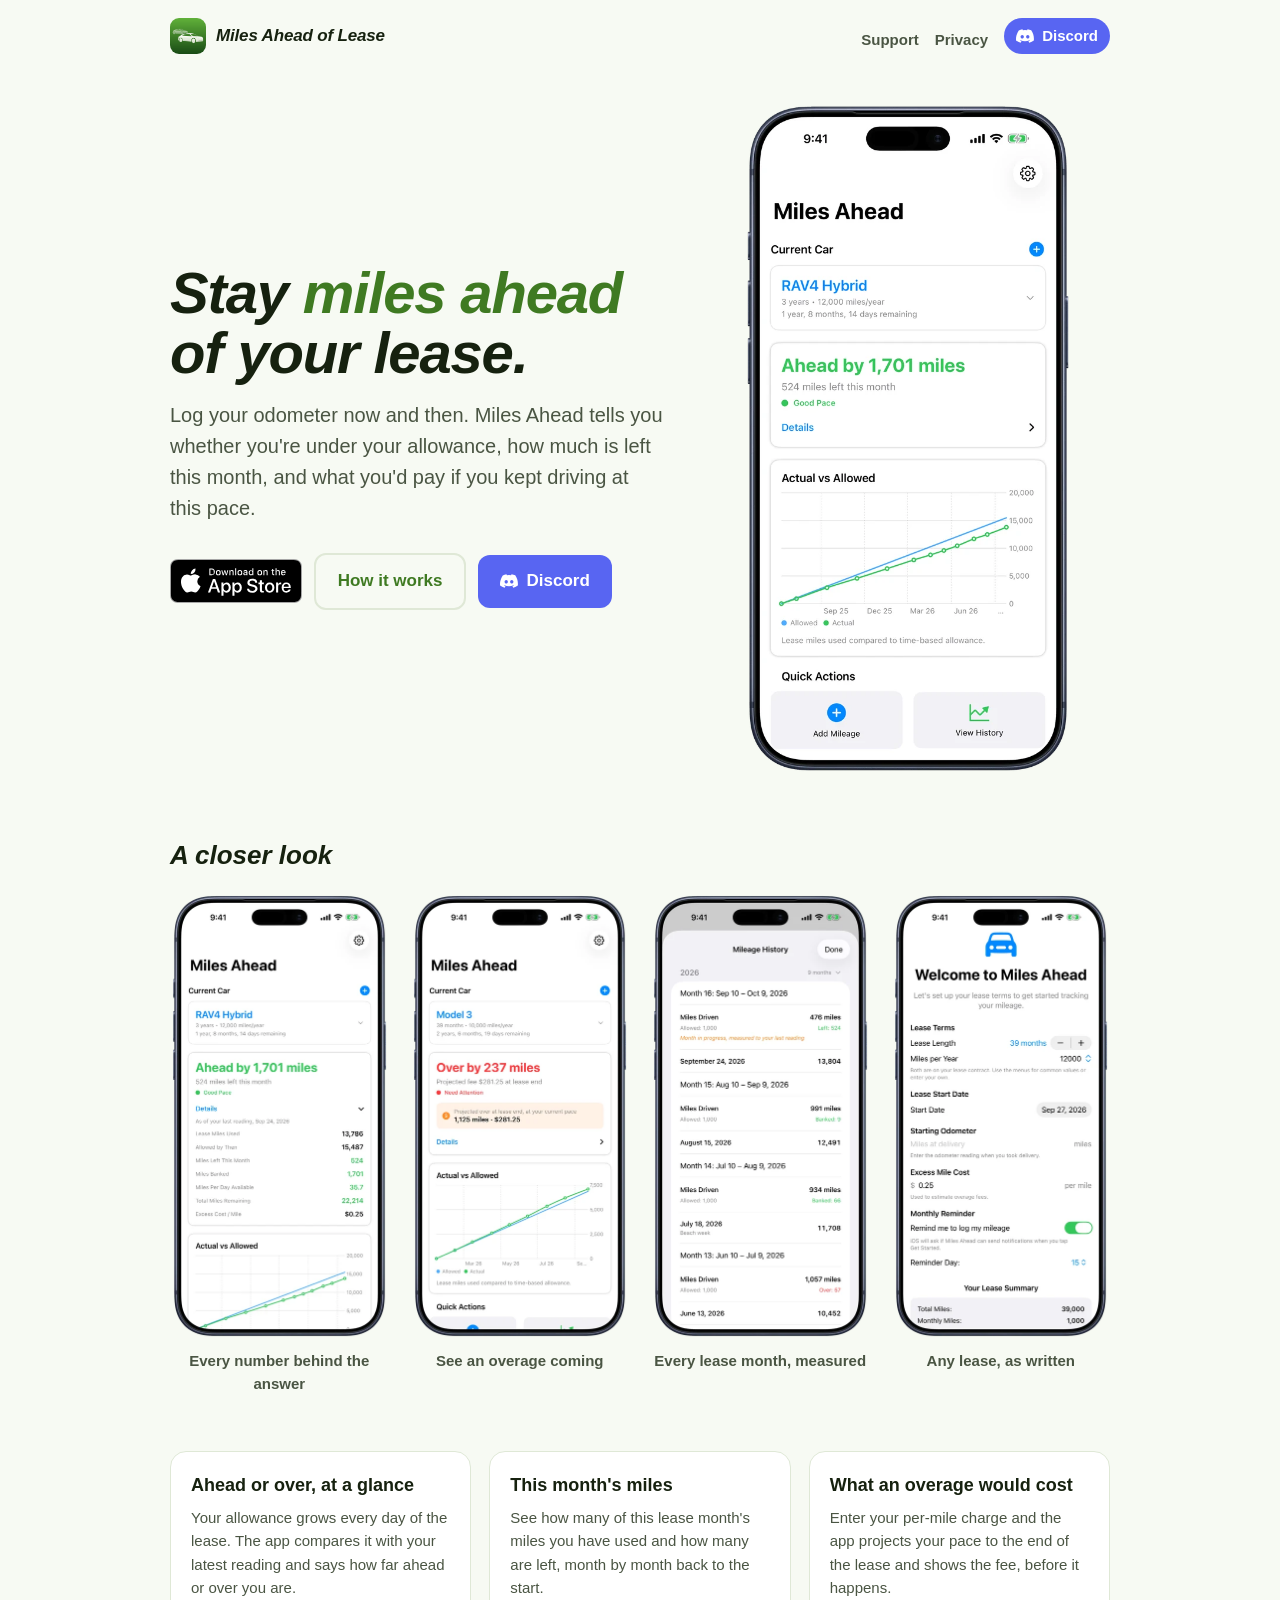
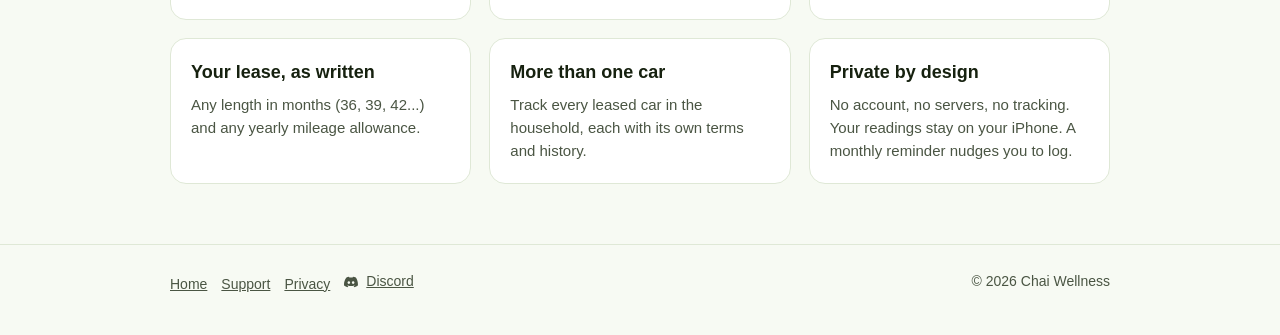
<file: index.html>
<!doctype html>
<html lang="en">
<head>
<meta charset="utf-8">
<meta name="viewport" content="width=device-width, initial-scale=1">
<title>Miles Ahead of Lease: lease mileage tracker for iPhone</title>
<meta name="description" content="Log your odometer now and then and see whether you are ahead of your lease allowance, what is left this month, and what an overage would cost.">
<meta name="color-scheme" content="light dark">
<meta name="theme-color" content="#66ad3f">
<link rel="canonical" href="https://milesaheadoflease.com/">
<meta property="og:type" content="website">
<meta property="og:title" content="Miles Ahead of Lease: lease mileage tracker for iPhone">
<meta property="og:description" content="Log your odometer now and then and see whether you are ahead of your lease allowance, what is left this month, and what an overage would cost.">
<meta property="og:url" content="https://milesaheadoflease.com/">
<meta property="og:image" content="https://milesaheadoflease.com/og-image.png">
<meta property="og:image:width" content="1200">
<meta property="og:image:height" content="630">
<meta name="twitter:card" content="summary_large_image">
<link rel="icon" type="image/png" href="favicon.png">
<link rel="apple-touch-icon" href="apple-touch-icon.png">
<link rel="stylesheet" href="style.css?v=5">
</head>
<body>
<header class="bar"><div class="wrap">
  <a class="brand" href="./"><img src="img/icon.png?v=2" alt="" width="36" height="36"><span>Miles Ahead of Lease</span></a>
  <nav><a href="support.html">Support</a><a href="privacy.html">Privacy</a><a class="discord nav-discord" data-discord href="#"><svg viewBox="0 0 24 24" aria-hidden="true" fill="currentColor"><path d="M20.3 4.4A19.8 19.8 0 0 0 15.4 3l-.6 1.3a18.4 18.4 0 0 0-5.6 0L8.6 3a19.7 19.7 0 0 0-4.9 1.5C.6 9.1-.3 13.6.1 18.1a19.9 19.9 0 0 0 6 3l1.3-2.1a12.9 12.9 0 0 1-2-1l.5-.4a14.2 14.2 0 0 0 12.2 0l.5.4a12.9 12.9 0 0 1-2.1 1l1.3 2.1a19.8 19.8 0 0 0 6-3c.5-5.2-.8-9.7-3.5-13.7ZM8.3 15.3c-1.2 0-2.2-1.1-2.2-2.4s1-2.4 2.2-2.4 2.2 1.1 2.2 2.4-1 2.4-2.2 2.4Zm7.4 0c-1.2 0-2.2-1.1-2.2-2.4s1-2.4 2.2-2.4 2.2 1.1 2.2 2.4-1 2.4-2.2 2.4Z"/></svg>Discord</a></nav>
</div></header>

<main class="wrap">
<section class="hero">
  <div>
    <h1>Stay <span>miles ahead</span> of your lease.</h1>
    <p class="lede">Log your odometer now and then. Miles Ahead tells you whether you're under your allowance, how much is left this month, and what you'd pay if you kept driving at this pace.</p>
    <div class="cta">
      <a class="store-badge" data-store-live hidden href="#" aria-label="Download Miles Ahead of Lease on the App Store"><picture><source srcset="img/app-store-badge-white.svg" media="(prefers-color-scheme: dark)"><img src="img/app-store-badge-black.svg" alt="Download on the App Store" width="132" height="44"></picture></a>
      <a class="button ghost" href="support.html">How it works</a>
      <a class="button discord-button discord" data-discord href="#"><svg viewBox="0 0 24 24" aria-hidden="true" fill="currentColor"><path d="M20.3 4.4A19.8 19.8 0 0 0 15.4 3l-.6 1.3a18.4 18.4 0 0 0-5.6 0L8.6 3a19.7 19.7 0 0 0-4.9 1.5C.6 9.1-.3 13.6.1 18.1a19.9 19.9 0 0 0 6 3l1.3-2.1a12.9 12.9 0 0 1-2-1l.5-.4a14.2 14.2 0 0 0 12.2 0l.5.4a12.9 12.9 0 0 1-2.1 1l1.3 2.1a19.8 19.8 0 0 0 6-3c.5-5.2-.8-9.7-3.5-13.7ZM8.3 15.3c-1.2 0-2.2-1.1-2.2-2.4s1-2.4 2.2-2.4 2.2 1.1 2.2 2.4-1 2.4-2.2 2.4Zm7.4 0c-1.2 0-2.2-1.1-2.2-2.4s1-2.4 2.2-2.4 2.2 1.1 2.2 2.4-1 2.4-2.2 2.4Z"/></svg>Discord</a>
    </div>
    <p class="note" data-store-soon>Coming soon to the App Store for iPhone and iPad.</p>
  </div>
  <div class="phone">
    <picture>
      <source srcset="img/iphone-dashboard-dark.webp" media="(prefers-color-scheme: dark)">
      <img src="img/iphone-dashboard.webp" alt="The dashboard: ahead by 1,701 miles, 524 miles left this month, and a chart of actual against allowed miles" width="560" height="1143">
    </picture>
  </div>
</section>


<section class="gallery" aria-label="Screens from the app">
  <h2>A closer look</h2>
  <div class="shots">
    <figure><img src="img/iphone-02-details.webp" alt="Details: lease miles used, allowed so far, miles left this month, miles banked, miles per day and miles remaining" width="440" height="897" loading="lazy"><figcaption>Every number behind the answer</figcaption></figure>
    <figure><img src="img/iphone-03-overage.webp" alt="A second car over pace, with a projected fee at lease end" width="440" height="897" loading="lazy"><figcaption>See an overage coming</figcaption></figure>
    <figure><img src="img/iphone-04-history.webp" alt="History: each lease month with miles driven against the month's allowance" width="440" height="897" loading="lazy"><figcaption>Every lease month, measured</figcaption></figure>
    <figure><img src="img/iphone-05-onboarding.webp" alt="Setup: a 39-month lease and the yearly mileage allowance" width="440" height="897" loading="lazy"><figcaption>Any lease, as written</figcaption></figure>
  </div>
</section>

<section class="features">
  <div class="card"><h3>Ahead or over, at a glance</h3><p>Your allowance grows every day of the lease. The app compares it with your latest reading and says how far ahead or over you are.</p></div>
  <div class="card"><h3>This month's miles</h3><p>See how many of this lease month's miles you have used and how many are left, month by month back to the start.</p></div>
  <div class="card"><h3>What an overage would cost</h3><p>Enter your per-mile charge and the app projects your pace to the end of the lease and shows the fee, before it happens.</p></div>
  <div class="card"><h3>Your lease, as written</h3><p>Any length in months (36, 39, 42...) and any yearly mileage allowance.</p></div>
  <div class="card"><h3>More than one car</h3><p>Track every leased car in the household, each with its own terms and history.</p></div>
  <div class="card"><h3>Private by design</h3><p>No account, no servers, no tracking. Your readings stay on your iPhone. A monthly reminder nudges you to log.</p></div>
</section>
</main>
<footer><div class="wrap">
  <div><a href="./">Home</a><a href="support.html">Support</a><a href="privacy.html">Privacy</a><a class="discord" data-discord href="#"><svg viewBox="0 0 24 24" aria-hidden="true" fill="currentColor"><path d="M20.3 4.4A19.8 19.8 0 0 0 15.4 3l-.6 1.3a18.4 18.4 0 0 0-5.6 0L8.6 3a19.7 19.7 0 0 0-4.9 1.5C.6 9.1-.3 13.6.1 18.1a19.9 19.9 0 0 0 6 3l1.3-2.1a12.9 12.9 0 0 1-2-1l.5-.4a14.2 14.2 0 0 0 12.2 0l.5.4a12.9 12.9 0 0 1-2.1 1l1.3 2.1a19.8 19.8 0 0 0 6-3c.5-5.2-.8-9.7-3.5-13.7ZM8.3 15.3c-1.2 0-2.2-1.1-2.2-2.4s1-2.4 2.2-2.4 2.2 1.1 2.2 2.4-1 2.4-2.2 2.4Zm7.4 0c-1.2 0-2.2-1.1-2.2-2.4s1-2.4 2.2-2.4 2.2 1.1 2.2 2.4-1 2.4-2.2 2.4Z"/></svg>Discord</a></div>
  <div>&copy; 2026 Chai Wellness</div>
</div></footer>
<script src="site.js?v=3" defer></script>
<script src="store.js?v=1" defer></script>
</body>
</html>
</file>
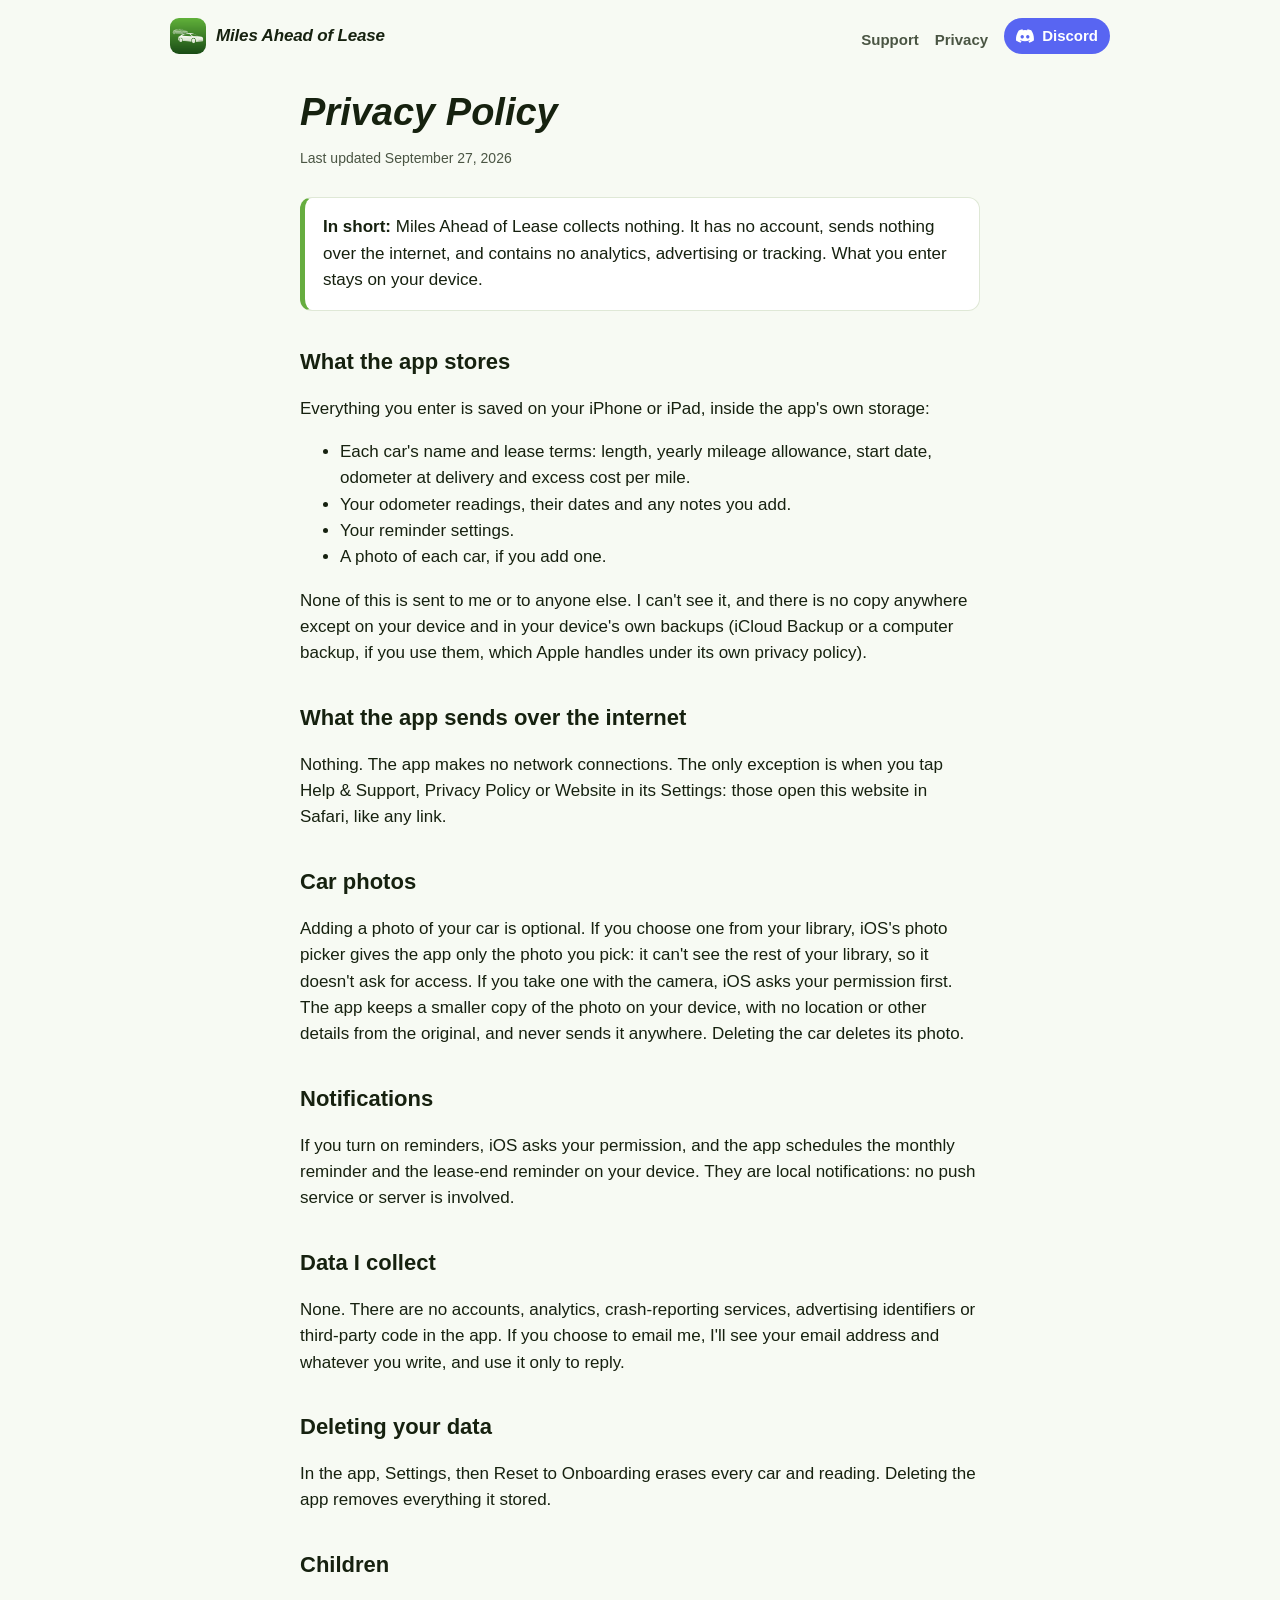
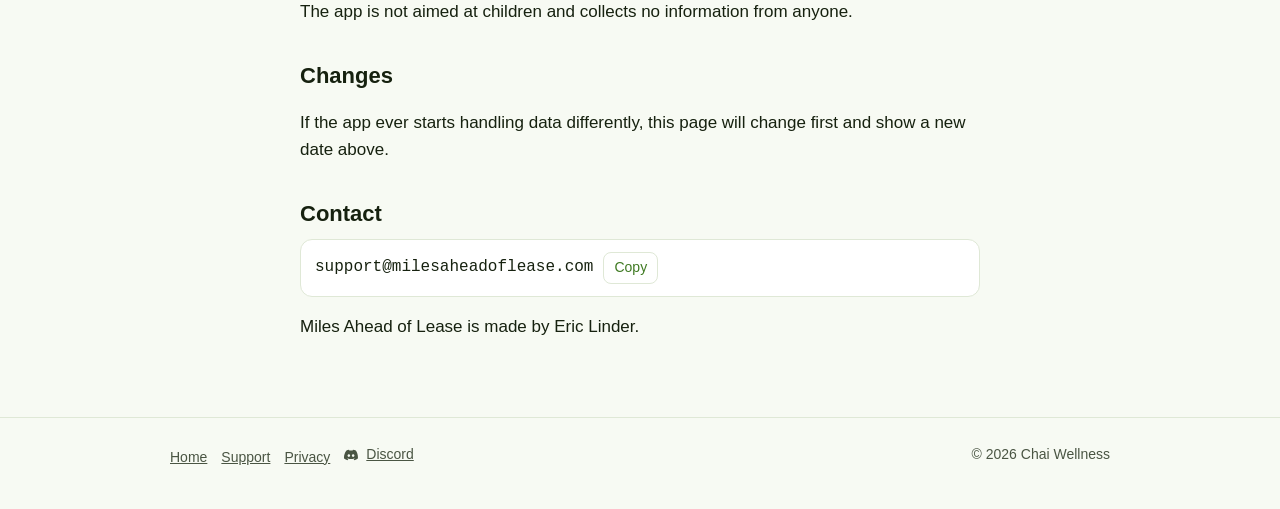
<file: privacy.html>
<!doctype html>
<html lang="en">
<head>
<meta charset="utf-8">
<meta name="viewport" content="width=device-width, initial-scale=1">
<title>Privacy Policy: Miles Ahead of Lease</title>
<meta name="description" content="Miles Ahead of Lease collects no data. Your cars and odometer readings stay on your device.">
<meta name="color-scheme" content="light dark">
<meta name="theme-color" content="#66ad3f">
<link rel="canonical" href="https://milesaheadoflease.com/privacy.html">
<meta property="og:type" content="website">
<meta property="og:title" content="Privacy Policy: Miles Ahead of Lease">
<meta property="og:description" content="Miles Ahead of Lease collects no data. Your cars and odometer readings stay on your device.">
<meta property="og:url" content="https://milesaheadoflease.com/privacy.html">
<meta property="og:image" content="https://milesaheadoflease.com/og-image.png">
<meta property="og:image:width" content="1200">
<meta property="og:image:height" content="630">
<meta name="twitter:card" content="summary_large_image">
<link rel="icon" type="image/png" href="favicon.png">
<link rel="apple-touch-icon" href="apple-touch-icon.png">
<link rel="stylesheet" href="style.css?v=3">
</head>
<body>
<header class="bar"><div class="wrap">
  <a class="brand" href="./"><img src="img/icon.png?v=2" alt="" width="36" height="36"><span>Miles Ahead of Lease</span></a>
  <nav><a href="support.html">Support</a><a href="privacy.html">Privacy</a><a class="discord nav-discord" data-discord href="#"><svg viewBox="0 0 24 24" aria-hidden="true" fill="currentColor"><path d="M20.3 4.4A19.8 19.8 0 0 0 15.4 3l-.6 1.3a18.4 18.4 0 0 0-5.6 0L8.6 3a19.7 19.7 0 0 0-4.9 1.5C.6 9.1-.3 13.6.1 18.1a19.9 19.9 0 0 0 6 3l1.3-2.1a12.9 12.9 0 0 1-2-1l.5-.4a14.2 14.2 0 0 0 12.2 0l.5.4a12.9 12.9 0 0 1-2.1 1l1.3 2.1a19.8 19.8 0 0 0 6-3c.5-5.2-.8-9.7-3.5-13.7ZM8.3 15.3c-1.2 0-2.2-1.1-2.2-2.4s1-2.4 2.2-2.4 2.2 1.1 2.2 2.4-1 2.4-2.2 2.4Zm7.4 0c-1.2 0-2.2-1.1-2.2-2.4s1-2.4 2.2-2.4 2.2 1.1 2.2 2.4-1 2.4-2.2 2.4Z"/></svg>Discord</a></nav>
</div></header>

<main class="doc">
<h1>Privacy Policy</h1>
<p class="updated">Last updated September 27, 2026</p>

<div class="summary"><strong>In short:</strong> Miles Ahead of Lease collects nothing. It has no account, sends nothing over the internet, and contains no analytics, advertising or tracking. What you enter stays on your device.</div>

<h2>What the app stores</h2>
<p>Everything you enter is saved on your iPhone or iPad, inside the app's own storage:</p>
<ul>
  <li>Each car's name and lease terms: length, yearly mileage allowance, start date, odometer at delivery and excess cost per mile.</li>
  <li>Your odometer readings, their dates and any notes you add.</li>
  <li>Your reminder settings.</li>
  <li>A photo of each car, if you add one.</li>
</ul>
<p>None of this is sent to me or to anyone else. I can't see it, and there is no copy anywhere except on your device and in your device's own backups (iCloud Backup or a computer backup, if you use them, which Apple handles under its own privacy policy).</p>

<h2>What the app sends over the internet</h2>
<p>Nothing. The app makes no network connections. The only exception is when you tap Help &amp; Support, Privacy Policy or Website in its Settings: those open this website in Safari, like any link.</p>

<h2>Car photos</h2>
<p>Adding a photo of your car is optional. If you choose one from your library, iOS's photo picker gives the app only the photo you pick: it can't see the rest of your library, so it doesn't ask for access. If you take one with the camera, iOS asks your permission first. The app keeps a smaller copy of the photo on your device, with no location or other details from the original, and never sends it anywhere. Deleting the car deletes its photo.</p>

<h2>Notifications</h2>
<p>If you turn on reminders, iOS asks your permission, and the app schedules the monthly reminder and the lease-end reminder on your device. They are local notifications: no push service or server is involved.</p>

<h2>Data I collect</h2>
<p>None. There are no accounts, analytics, crash-reporting services, advertising identifiers or third-party code in the app. If you choose to email me, I'll see your email address and whatever you write, and use it only to reply.</p>

<h2>Deleting your data</h2>
<p>In the app, Settings, then Reset to Onboarding erases every car and reading. Deleting the app removes everything it stored.</p>

<h2>Children</h2>
<p>The app is not aimed at children and collects no information from anyone.</p>

<h2>Changes</h2>
<p>If the app ever starts handling data differently, this page will change first and show a new date above.</p>

<h2>Contact</h2>
<div class="email-row" data-email hidden><code></code><button type="button">Copy</button></div>
<p>Miles Ahead of Lease is made by Eric Linder.</p>
</main>
<footer><div class="wrap">
  <div><a href="./">Home</a><a href="support.html">Support</a><a href="privacy.html">Privacy</a><a class="discord" data-discord href="#"><svg viewBox="0 0 24 24" aria-hidden="true" fill="currentColor"><path d="M20.3 4.4A19.8 19.8 0 0 0 15.4 3l-.6 1.3a18.4 18.4 0 0 0-5.6 0L8.6 3a19.7 19.7 0 0 0-4.9 1.5C.6 9.1-.3 13.6.1 18.1a19.9 19.9 0 0 0 6 3l1.3-2.1a12.9 12.9 0 0 1-2-1l.5-.4a14.2 14.2 0 0 0 12.2 0l.5.4a12.9 12.9 0 0 1-2.1 1l1.3 2.1a19.8 19.8 0 0 0 6-3c.5-5.2-.8-9.7-3.5-13.7ZM8.3 15.3c-1.2 0-2.2-1.1-2.2-2.4s1-2.4 2.2-2.4 2.2 1.1 2.2 2.4-1 2.4-2.2 2.4Zm7.4 0c-1.2 0-2.2-1.1-2.2-2.4s1-2.4 2.2-2.4 2.2 1.1 2.2 2.4-1 2.4-2.2 2.4Z"/></svg>Discord</a></div>
  <div>&copy; 2026 Chai Wellness</div>
</div></footer>
<script src="site.js?v=3" defer></script>
<script src="store.js?v=1" defer></script>
</body>
</html>
</file>
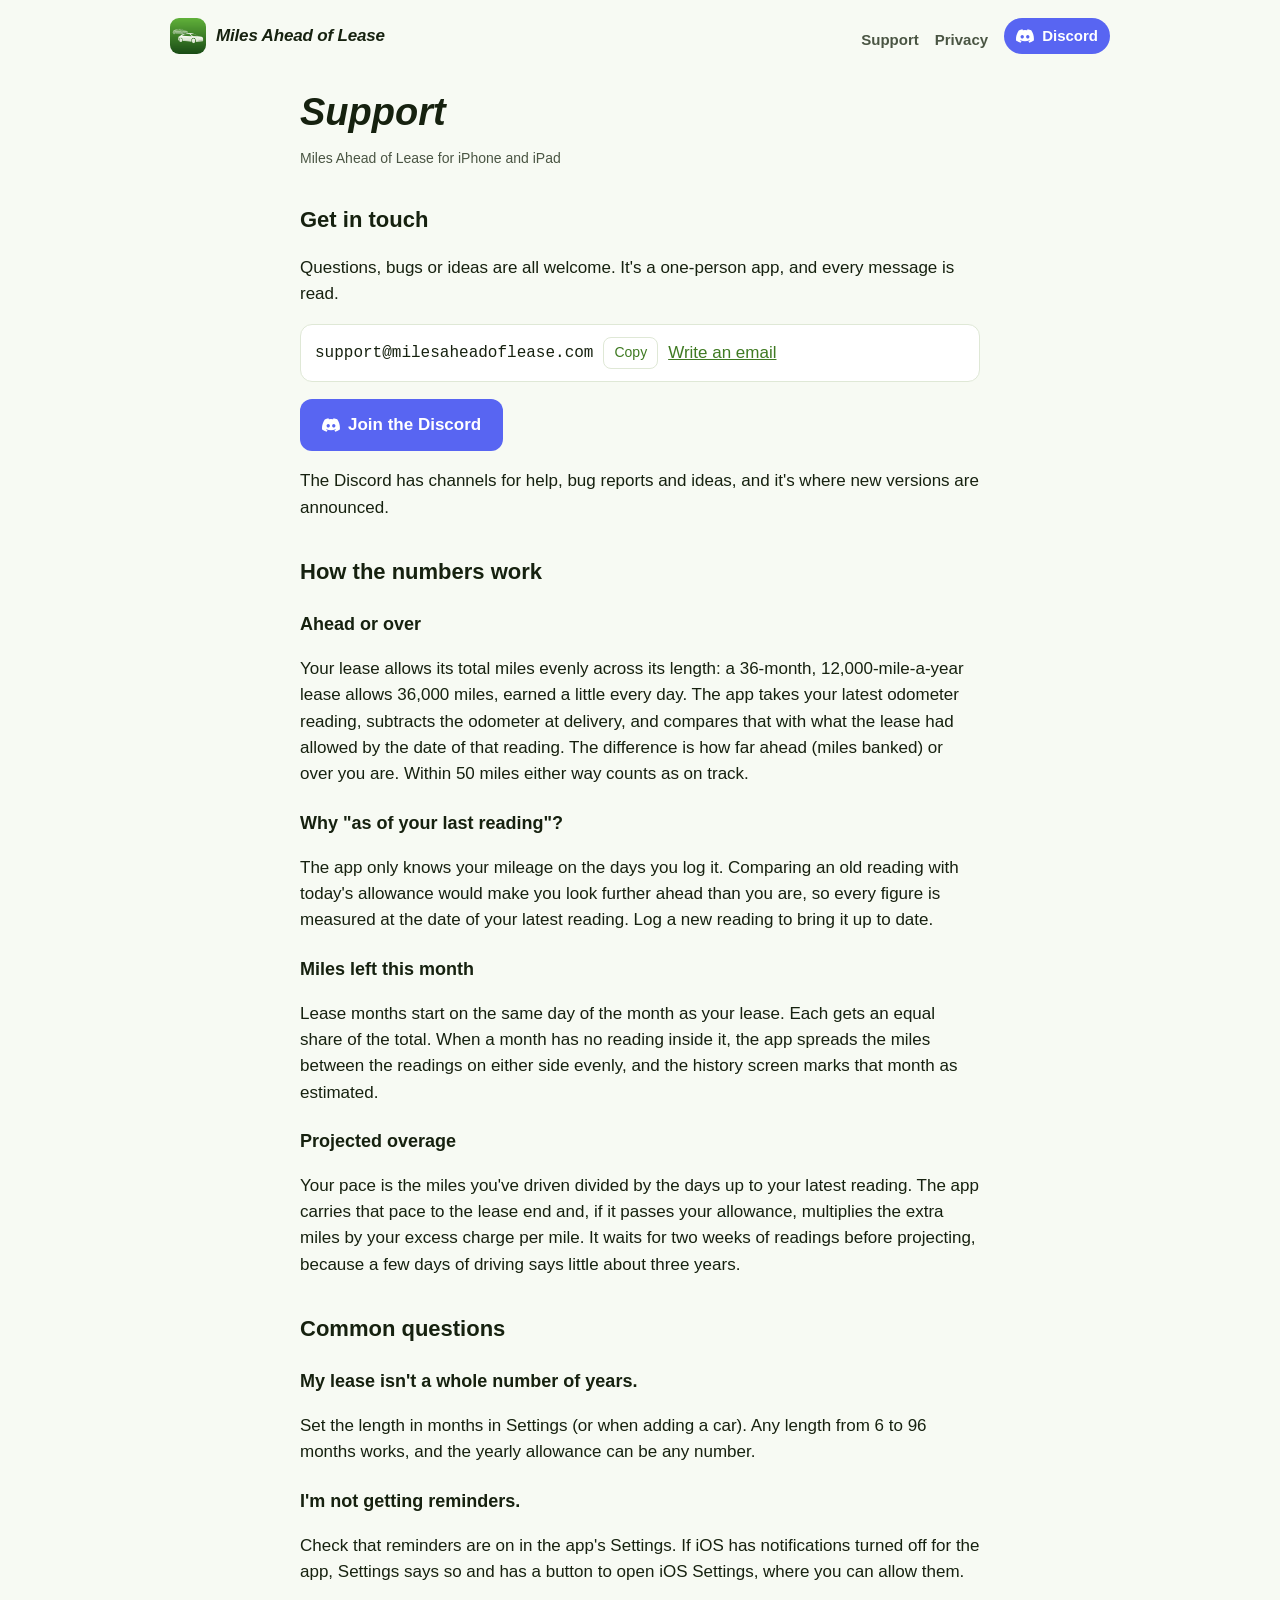
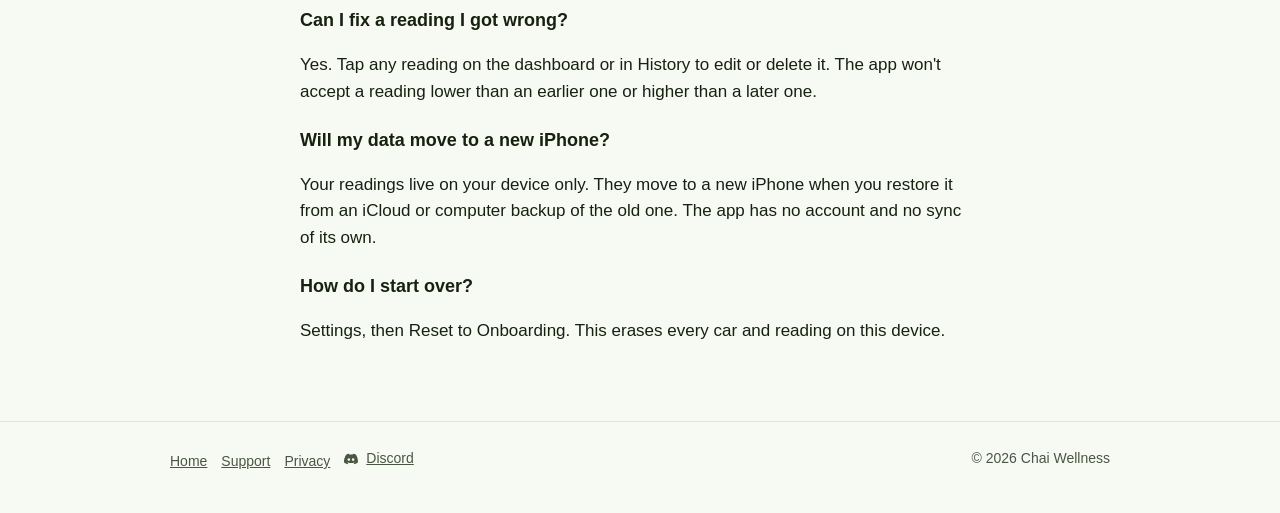
<file: support.html>
<!doctype html>
<html lang="en">
<head>
<meta charset="utf-8">
<meta name="viewport" content="width=device-width, initial-scale=1">
<title>Support: Miles Ahead of Lease</title>
<meta name="description" content="Help with Miles Ahead of Lease: how the numbers are worked out, reminders, and how to get in touch.">
<meta name="color-scheme" content="light dark">
<meta name="theme-color" content="#66ad3f">
<link rel="canonical" href="https://milesaheadoflease.com/support.html">
<meta property="og:type" content="website">
<meta property="og:title" content="Support: Miles Ahead of Lease">
<meta property="og:description" content="Help with Miles Ahead of Lease: how the numbers are worked out, reminders, and how to get in touch.">
<meta property="og:url" content="https://milesaheadoflease.com/support.html">
<meta property="og:image" content="https://milesaheadoflease.com/og-image.png">
<meta property="og:image:width" content="1200">
<meta property="og:image:height" content="630">
<meta name="twitter:card" content="summary_large_image">
<link rel="icon" type="image/png" href="favicon.png">
<link rel="apple-touch-icon" href="apple-touch-icon.png">
<link rel="stylesheet" href="style.css?v=3">
</head>
<body>
<header class="bar"><div class="wrap">
  <a class="brand" href="./"><img src="img/icon.png?v=2" alt="" width="36" height="36"><span>Miles Ahead of Lease</span></a>
  <nav><a href="support.html">Support</a><a href="privacy.html">Privacy</a><a class="discord nav-discord" data-discord href="#"><svg viewBox="0 0 24 24" aria-hidden="true" fill="currentColor"><path d="M20.3 4.4A19.8 19.8 0 0 0 15.4 3l-.6 1.3a18.4 18.4 0 0 0-5.6 0L8.6 3a19.7 19.7 0 0 0-4.9 1.5C.6 9.1-.3 13.6.1 18.1a19.9 19.9 0 0 0 6 3l1.3-2.1a12.9 12.9 0 0 1-2-1l.5-.4a14.2 14.2 0 0 0 12.2 0l.5.4a12.9 12.9 0 0 1-2.1 1l1.3 2.1a19.8 19.8 0 0 0 6-3c.5-5.2-.8-9.7-3.5-13.7ZM8.3 15.3c-1.2 0-2.2-1.1-2.2-2.4s1-2.4 2.2-2.4 2.2 1.1 2.2 2.4-1 2.4-2.2 2.4Zm7.4 0c-1.2 0-2.2-1.1-2.2-2.4s1-2.4 2.2-2.4 2.2 1.1 2.2 2.4-1 2.4-2.2 2.4Z"/></svg>Discord</a></nav>
</div></header>

<main class="doc">
<h1>Support</h1>
<p class="updated">Miles Ahead of Lease for iPhone and iPad</p>

<h2>Get in touch</h2>
<p>Questions, bugs or ideas are all welcome. It's a one-person app, and every message is read.</p>
<div class="email-row" data-email hidden><code></code><button type="button">Copy</button><a data-mailto href="#">Write an email</a></div>
<p><a class="button discord-button discord" data-discord href="#"><svg viewBox="0 0 24 24" aria-hidden="true" fill="currentColor"><path d="M20.3 4.4A19.8 19.8 0 0 0 15.4 3l-.6 1.3a18.4 18.4 0 0 0-5.6 0L8.6 3a19.7 19.7 0 0 0-4.9 1.5C.6 9.1-.3 13.6.1 18.1a19.9 19.9 0 0 0 6 3l1.3-2.1a12.9 12.9 0 0 1-2-1l.5-.4a14.2 14.2 0 0 0 12.2 0l.5.4a12.9 12.9 0 0 1-2.1 1l1.3 2.1a19.8 19.8 0 0 0 6-3c.5-5.2-.8-9.7-3.5-13.7ZM8.3 15.3c-1.2 0-2.2-1.1-2.2-2.4s1-2.4 2.2-2.4 2.2 1.1 2.2 2.4-1 2.4-2.2 2.4Zm7.4 0c-1.2 0-2.2-1.1-2.2-2.4s1-2.4 2.2-2.4 2.2 1.1 2.2 2.4-1 2.4-2.2 2.4Z"/></svg>Join the Discord</a></p>
<p>The Discord has channels for help, bug reports and ideas, and it's where new versions are announced.</p>

<h2>How the numbers work</h2>
<h3>Ahead or over</h3>
<p>Your lease allows its total miles evenly across its length: a 36-month, 12,000-mile-a-year lease allows 36,000 miles, earned a little every day. The app takes your latest odometer reading, subtracts the odometer at delivery, and compares that with what the lease had allowed by the date of that reading. The difference is how far ahead (miles banked) or over you are. Within 50 miles either way counts as on track.</p>
<h3>Why "as of your last reading"?</h3>
<p>The app only knows your mileage on the days you log it. Comparing an old reading with today's allowance would make you look further ahead than you are, so every figure is measured at the date of your latest reading. Log a new reading to bring it up to date.</p>
<h3>Miles left this month</h3>
<p>Lease months start on the same day of the month as your lease. Each gets an equal share of the total. When a month has no reading inside it, the app spreads the miles between the readings on either side evenly, and the history screen marks that month as estimated.</p>
<h3>Projected overage</h3>
<p>Your pace is the miles you've driven divided by the days up to your latest reading. The app carries that pace to the lease end and, if it passes your allowance, multiplies the extra miles by your excess charge per mile. It waits for two weeks of readings before projecting, because a few days of driving says little about three years.</p>

<h2>Common questions</h2>
<h3>My lease isn't a whole number of years.</h3>
<p>Set the length in months in Settings (or when adding a car). Any length from 6 to 96 months works, and the yearly allowance can be any number.</p>
<h3>I'm not getting reminders.</h3>
<p>Check that reminders are on in the app's Settings. If iOS has notifications turned off for the app, Settings says so and has a button to open iOS Settings, where you can allow them.</p>
<h3>Can I fix a reading I got wrong?</h3>
<p>Yes. Tap any reading on the dashboard or in History to edit or delete it. The app won't accept a reading lower than an earlier one or higher than a later one.</p>
<h3>Will my data move to a new iPhone?</h3>
<p>Your readings live on your device only. They move to a new iPhone when you restore it from an iCloud or computer backup of the old one. The app has no account and no sync of its own.</p>
<h3>How do I start over?</h3>
<p>Settings, then Reset to Onboarding. This erases every car and reading on this device.</p>
</main>
<footer><div class="wrap">
  <div><a href="./">Home</a><a href="support.html">Support</a><a href="privacy.html">Privacy</a><a class="discord" data-discord href="#"><svg viewBox="0 0 24 24" aria-hidden="true" fill="currentColor"><path d="M20.3 4.4A19.8 19.8 0 0 0 15.4 3l-.6 1.3a18.4 18.4 0 0 0-5.6 0L8.6 3a19.7 19.7 0 0 0-4.9 1.5C.6 9.1-.3 13.6.1 18.1a19.9 19.9 0 0 0 6 3l1.3-2.1a12.9 12.9 0 0 1-2-1l.5-.4a14.2 14.2 0 0 0 12.2 0l.5.4a12.9 12.9 0 0 1-2.1 1l1.3 2.1a19.8 19.8 0 0 0 6-3c.5-5.2-.8-9.7-3.5-13.7ZM8.3 15.3c-1.2 0-2.2-1.1-2.2-2.4s1-2.4 2.2-2.4 2.2 1.1 2.2 2.4-1 2.4-2.2 2.4Zm7.4 0c-1.2 0-2.2-1.1-2.2-2.4s1-2.4 2.2-2.4 2.2 1.1 2.2 2.4-1 2.4-2.2 2.4Z"/></svg>Discord</a></div>
  <div>&copy; 2026 Chai Wellness</div>
</div></footer>
<script src="site.js?v=3" defer></script>
<script src="store.js?v=1" defer></script>
</body>
</html>
</file>
<file: style.css>
:root {
  --green: #66ad3f;
  --green-deep: #3f7a22;
  --ink: #16210f;
  --ink-soft: #4a5543;
  --paper: #f7faf3;
  --card: #ffffff;
  --line: #dfe8d6;
  --on-green: #ffffff;
  --button: #3f7a22;
}
@media (prefers-color-scheme: dark) {
  :root {
    --green: #7cc450;
    --green-deep: #9bd873;
    --ink: #eef5e8;
    --ink-soft: #b3c0aa;
    --paper: #10160c;
    --card: #1a2314;
    --line: #2c3a23;
    --on-green: #0d1409;
    --button: #7cc450;
  }
}
[hidden] { display: none !important; }
* { box-sizing: border-box; }
html { -webkit-text-size-adjust: 100%; }
body {
  margin: 0;
  font: 17px/1.55 -apple-system, BlinkMacSystemFont, "SF Pro Text", "Segoe UI", Roboto, sans-serif;
  color: var(--ink);
  background: var(--paper);
}
a { color: var(--green-deep); }
.wrap { max-width: 980px; margin: 0 auto; padding: 0 20px; }
header.bar { padding: 18px 0; }
header.bar .wrap { display: flex; align-items: center; justify-content: space-between; gap: 12px; }
.brand { display: flex; align-items: center; gap: 10px; text-decoration: none; color: var(--ink); font-weight: 800; font-style: italic; letter-spacing: -0.01em; }
.brand img { width: 36px; height: 36px; border-radius: 9px; }
nav a { margin-left: 16px; text-decoration: none; color: var(--ink-soft); font-weight: 600; font-size: 15px; }
nav a:hover { color: var(--green-deep); }

.hero { display: grid; grid-template-columns: 1.1fr 0.9fr; gap: 40px; align-items: center; padding: 30px 0 60px; }
.hero h1 { font-size: clamp(36px, 6vw, 58px); line-height: 1.05; margin: 0 0 16px; font-weight: 800; font-style: italic; letter-spacing: -0.02em; }
.hero h1 span { color: var(--green-deep); }
.hero p.lede { font-size: 20px; color: var(--ink-soft); margin: 0 0 24px; }
.phone img { width: 100%; max-width: 330px; height: auto; display: block; margin: 0 auto; }
.cta { display: flex; flex-wrap: wrap; gap: 12px; align-items: center; }
.button { display: inline-block; background: var(--button); color: var(--on-green); padding: 13px 22px; border-radius: 12px; font-weight: 700; text-decoration: none; }
.button.ghost { background: transparent; color: var(--green-deep); border: 2px solid var(--line); }
.store-badge { display: inline-block; line-height: 0; margin: 11px 0; }
.store-badge img { height: 44px; width: auto; }
.note { font-size: 14px; color: var(--ink-soft); margin-top: 12px; }

.features { display: grid; grid-template-columns: repeat(3, 1fr); gap: 18px; padding-bottom: 60px; }
.card { background: var(--card); border: 1px solid var(--line); border-radius: 16px; padding: 20px; }
.card h3 { margin: 0 0 6px; font-size: 18px; }
.card p { margin: 0; color: var(--ink-soft); font-size: 15px; }

.doc { max-width: 720px; padding: 10px 20px 60px; margin: 0 auto; }
.doc h1 { font-size: 38px; line-height: 1.1; margin: 10px 0 6px; font-style: italic; font-weight: 800; }
.doc .updated { color: var(--ink-soft); font-size: 14px; margin-bottom: 28px; }
.doc h2 { font-size: 22px; margin: 34px 0 8px; }
.doc h3 { font-size: 18px; margin: 22px 0 4px; }
.doc p, .doc li { color: var(--ink); }
.summary { background: var(--card); border: 1px solid var(--line); border-left: 5px solid var(--green); border-radius: 12px; padding: 16px 18px; }
.email-row { display: flex; gap: 10px; align-items: center; flex-wrap: wrap; background: var(--card); border: 1px solid var(--line); border-radius: 12px; padding: 12px 14px; }
.email-row code { font-size: 16px; }
.email-row button { font: inherit; font-size: 14px; border: 1px solid var(--line); background: transparent; color: var(--green-deep); border-radius: 8px; padding: 4px 10px; cursor: pointer; }

/* Discord: its own mark and blurple, like every app site of Eric's */
.discord { display: inline-flex; align-items: center; gap: 8px; }
.discord svg { width: 18px; height: 18px; flex: none; }
.discord-button { background: #5865F2; color: #fff; }
.discord-button:hover { background: #4752C4; }
nav a.nav-discord { background: #5865F2; color: #fff; padding: 6px 12px; border-radius: 999px; }
nav a.nav-discord:hover { color: #fff; background: #4752C4; }
footer a.discord svg { width: 14px; height: 14px; }

footer { border-top: 1px solid var(--line); padding: 26px 0 40px; color: var(--ink-soft); font-size: 14px; }
footer .wrap { display: flex; justify-content: space-between; flex-wrap: wrap; gap: 10px; }
footer a { color: var(--ink-soft); margin-right: 14px; }

.gallery { padding: 0 0 56px; }
.gallery h2 { font-size: 26px; font-style: italic; font-weight: 800; margin: 0 0 18px; }
.shots { display: grid; grid-template-columns: repeat(4, 1fr); gap: 22px; }
.shots figure { margin: 0; text-align: center; }
.shots img { width: 100%; height: auto; display: block; }
.shots figcaption { margin-top: 10px; font-weight: 700; font-size: 15px; color: var(--ink-soft); }

@media (max-width: 760px) {
  .shots { grid-template-columns: none; grid-auto-flow: column; grid-auto-columns: 62%; overflow-x: auto; scroll-snap-type: x mandatory; padding-bottom: 8px; }
  .shots figure { scroll-snap-align: start; }
  .hero { grid-template-columns: 1fr; gap: 28px; padding-top: 10px; }
  .phone img { max-width: 260px; }
  .features { grid-template-columns: 1fr; }
  nav a { margin-left: 12px; font-size: 14px; }
  .brand span { display: none; }
}
</file>
